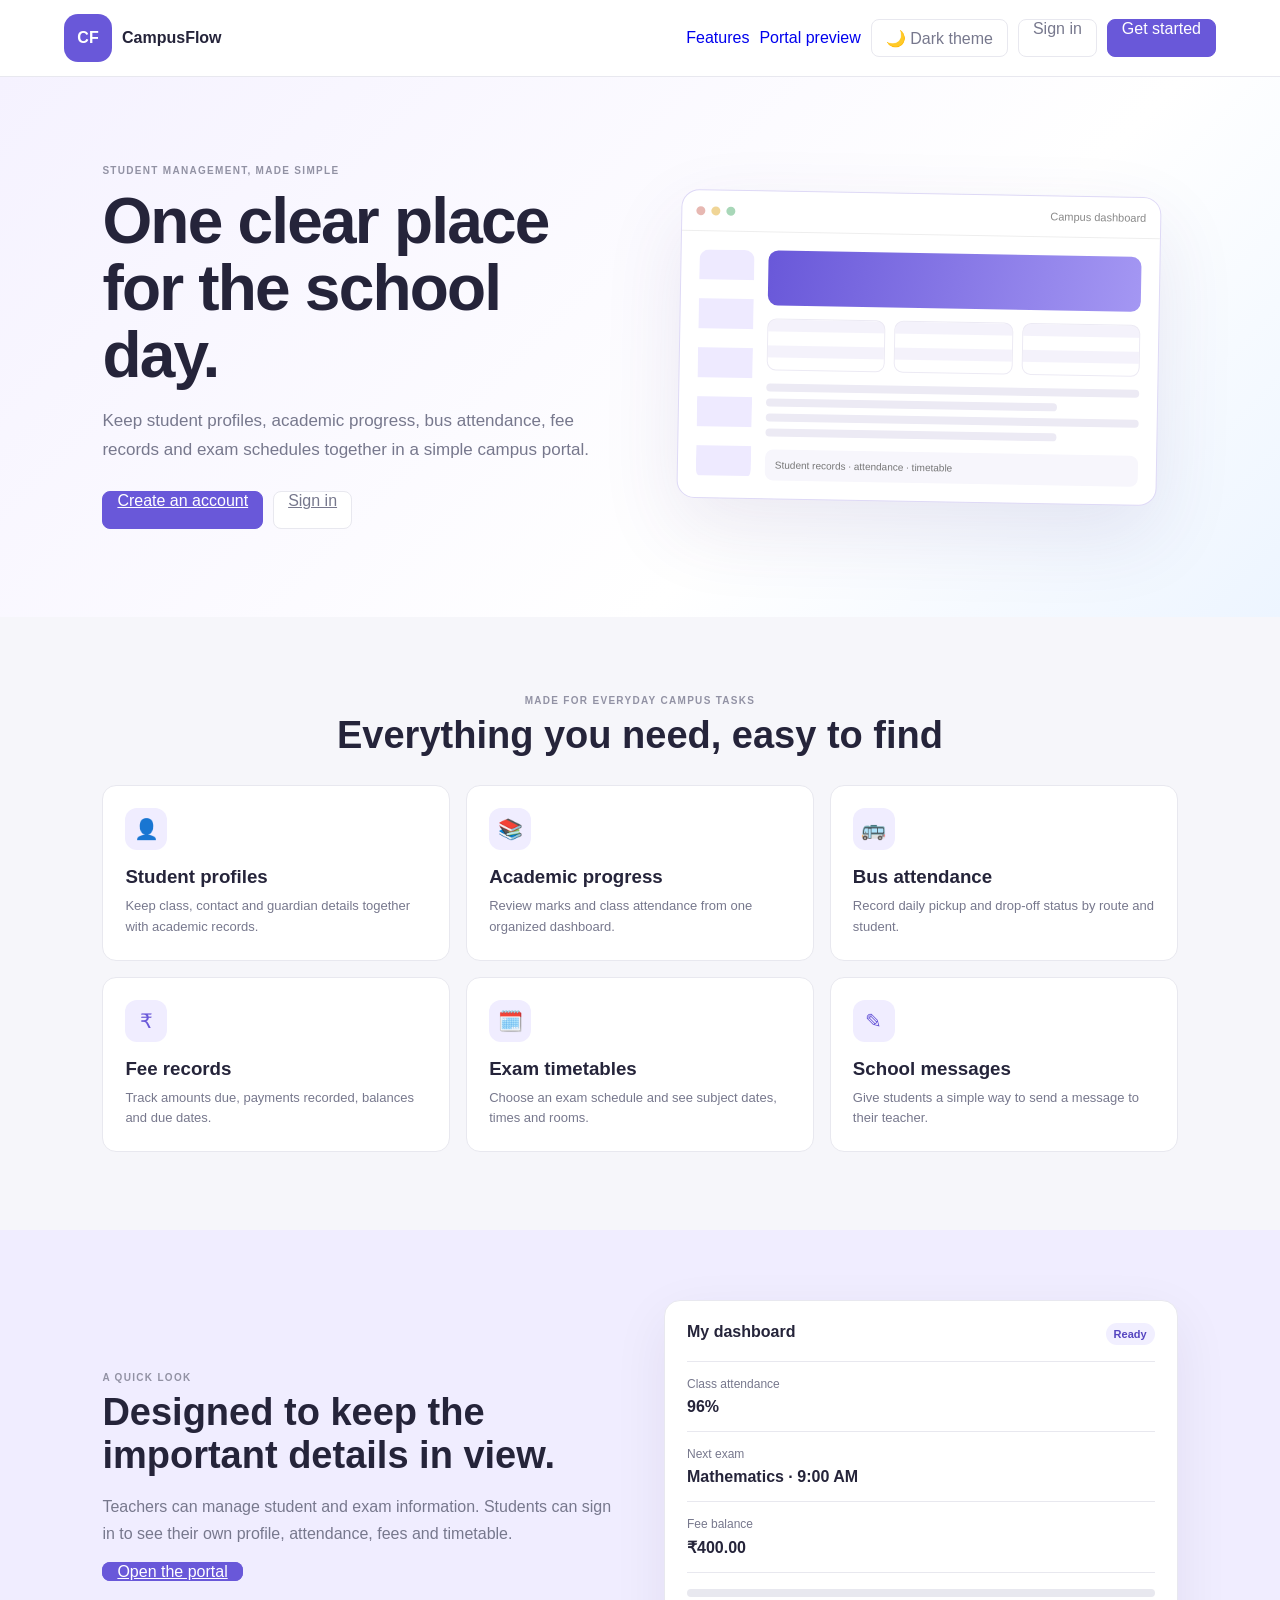
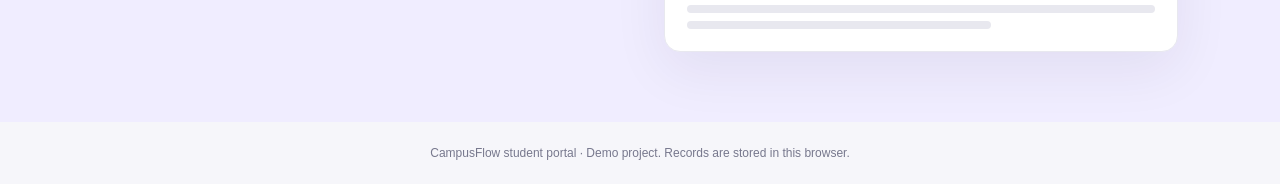
<file: index.html>
<!doctype html>
<html lang="en">
<head>
  <meta charset="utf-8">
  <meta name="viewport" content="width=device-width, initial-scale=1">
  <meta name="theme-color" content="#f6f6fa">
  <title>CampusFlow | Student Management</title>
  <link rel="stylesheet" href="style.css">
  <script src="theme.js" defer></script>
</head>
<body>
  <header class="site-header">
    <a class="brand" href="index.html"><span class="logo">CF</span> CampusFlow</a>
    <button class="menu-toggle" type="button" aria-label="Open navigation" aria-expanded="false">☰</button>
    <nav class="site-nav" aria-label="Primary navigation">
      <a href="#features">Features</a>
      <a href="#preview">Portal preview</a>
      <button class="button secondary theme-toggle" type="button">🌙 Dark theme</button>
      <a class="button secondary" href="signin.html">Sign in</a>
      <a class="button primary" href="register.html">Get started</a>
    </nav>
  </header>

  <main>
    <section class="hero" id="top">
      <div class="hero-copy">
        <p class="eyebrow">STUDENT MANAGEMENT, MADE SIMPLE</p>
        <h1>One clear place for the school day.</h1>
        <p>Keep student profiles, academic progress, bus attendance, fee records and exam schedules together in a simple campus portal.</p>
        <div class="hero-actions">
          <a class="button primary" href="register.html">Create an account</a>
          <a class="button secondary" href="signin.html">Sign in</a>
        </div>
      </div>
      <div class="hero-art" aria-label="Portal overview illustration">
        <div class="demo-window">
          <div class="demo-window-bar"><i></i><i></i><i></i><span>Campus dashboard</span></div>
          <div class="demo-window-body">
            <div class="demo-side"></div>
            <div class="demo-main">
              <div class="demo-welcome"></div>
              <div class="demo-cards"><i></i><i></i><i></i></div>
              <div class="demo-table"><b></b><b></b><b></b><b></b></div>
              <div class="demo-note">Student records · attendance · timetable</div>
            </div>
          </div>
        </div>
      </div>
    </section>

    <section id="features" class="feature-section">
      <div class="section-title">
        <p class="eyebrow">MADE FOR EVERYDAY CAMPUS TASKS</p>
        <h2>Everything you need, easy to find</h2>
      </div>
      <div class="feature-grid">
        <article class="feature-card"><span>👤</span><h3>Student profiles</h3><p>Keep class, contact and guardian details together with academic records.</p></article>
        <article class="feature-card"><span>📚</span><h3>Academic progress</h3><p>Review marks and class attendance from one organized dashboard.</p></article>
        <article class="feature-card"><span>🚌</span><h3>Bus attendance</h3><p>Record daily pickup and drop-off status by route and student.</p></article>
        <article class="feature-card"><span>₹</span><h3>Fee records</h3><p>Track amounts due, payments recorded, balances and due dates.</p></article>
        <article class="feature-card"><span>🗓️</span><h3>Exam timetables</h3><p>Choose an exam schedule and see subject dates, times and rooms.</p></article>
        <article class="feature-card"><span>✎</span><h3>School messages</h3><p>Give students a simple way to send a message to their teacher.</p></article>
      </div>
    </section>

    <section class="preview-section" id="preview">
      <div>
        <p class="eyebrow">A QUICK LOOK</p>
        <h2>Designed to keep the important details in view.</h2>
        <p>Teachers can manage student and exam information. Students can sign in to see their own profile, attendance, fees and timetable.</p>
        <a class="button primary" href="signin.html">Open the portal</a>
      </div>
      <div class="preview-card">
        <div class="preview-top"><span>My dashboard</span><span class="status-pill">Ready</span></div>
        <div class="preview-stat"><span>Class attendance</span><strong>96%</strong></div>
        <div class="preview-stat"><span>Next exam</span><strong>Mathematics · 9:00 AM</strong></div>
        <div class="preview-stat"><span>Fee balance</span><strong>₹400.00</strong></div>
        <div class="preview-lines"><i></i><i></i><i></i></div>
      </div>
    </section>
  </main>

  <footer class="landing-footer">CampusFlow student portal · Demo project. Records are stored in this browser.</footer>
  <script>
    const menuButton = document.querySelector(".menu-toggle");
    menuButton.addEventListener("click", () => {
      const nav = document.querySelector(".site-nav");
      const open = nav.classList.toggle("open");
      menuButton.setAttribute("aria-expanded", String(open));
    });
  </script>
</body>
</html>
</file>
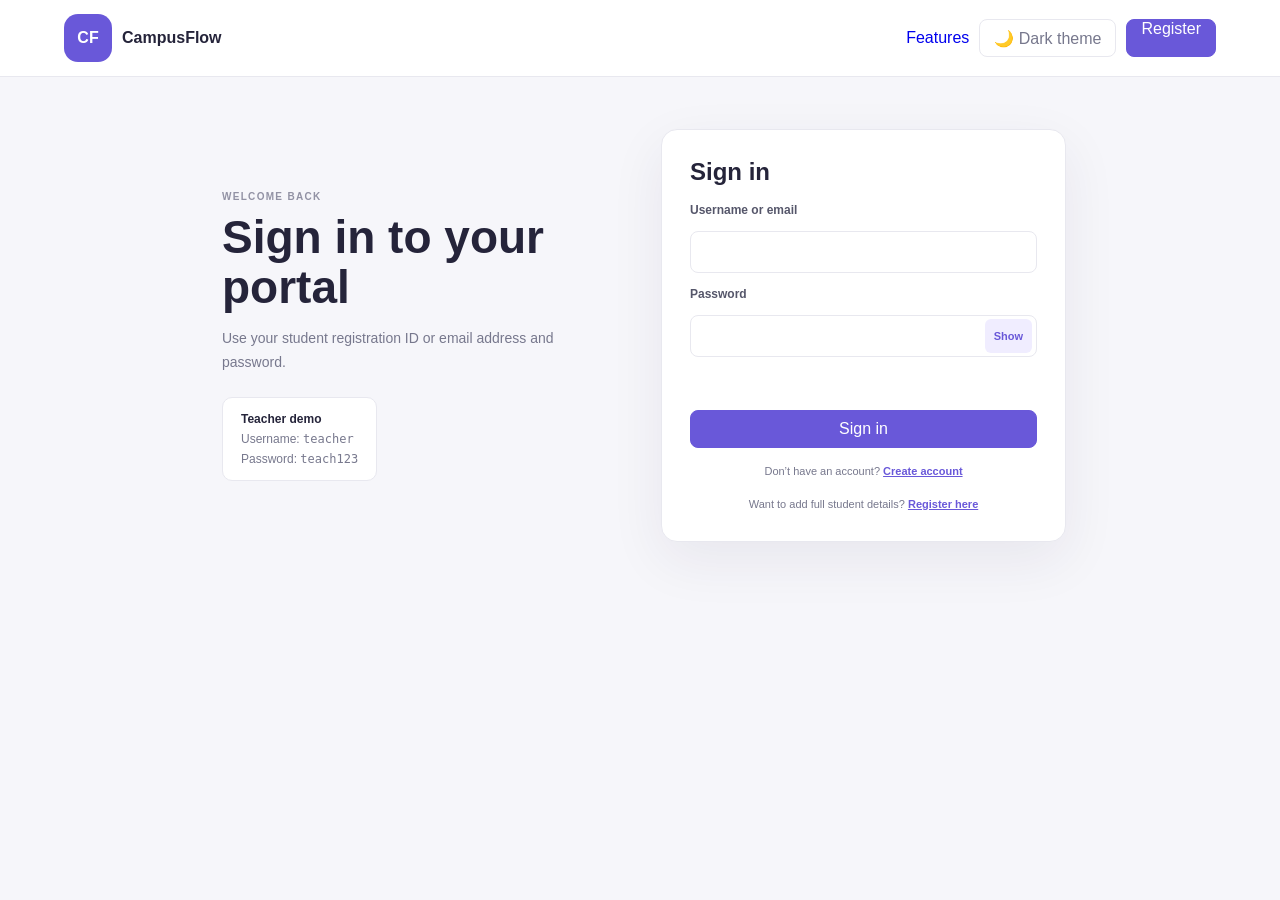
<file: home.html>
<!doctype html>
<html lang="en">
<head>
  <meta charset="utf-8"><meta name="viewport" content="width=device-width, initial-scale=1">
  <meta name="theme-color" content="#f5f6fb">
  <title>Student Management Portal</title>
  <link rel="stylesheet" href="style.css">
  <script src="theme.js" defer></script>
  <script src="app.js" defer></script>
</head>
<body>
  <main id="auth-screen" class="auth-screen" hidden>
    <form id="auth-form" class="auth-card">
      <div class="logo">SP</div><p class="eyebrow">STUDENT MANAGEMENT</p>
      <h1 id="auth-title">Welcome to your portal</h1>
      <p class="muted" id="auth-copy">Sign in to see your student workspace.</p>
      <div id="signup-fields" hidden>
        <label>Full name<input id="signup-name" autocomplete="name"></label>
        <label>Student ID<input id="signup-id" autocomplete="username" placeholder="e.g. stu1004"></label>
        <label>Course<input id="signup-course" placeholder="e.g. Computer Science"></label>
      </div>
      <label>Sign in as
        <select id="login-role"><option value="student">Student</option><option value="teacher">Teacher</option></select>
      </label>
      <label>Username<input id="login-username" required autocomplete="username" placeholder="Enter your username"></label>
      <label>Password<input id="login-password" type="password" required autocomplete="current-password" placeholder="Enter your password"></label>
      <p id="login-message" class="message" role="alert" aria-live="polite"></p>
      <button id="auth-submit" class="button primary full-width" type="submit">Sign in</button>
      <p class="auth-switch"><span id="switch-copy">Don’t have an account?</span> <button id="auth-toggle" class="text-button" type="button">Create account</button></p>
      <details class="demo-accounts"><summary>Demo sign-in details</summary><span>Teacher: <code>teacher</code> / <code>teach123</code></span><span>Student: <code>stu1001</code> / <code>student123</code></span></details>
    </form>
  </main>

  <div id="portal" class="portal" hidden>
    <aside class="sidebar">
      <a class="brand" href="#dashboard"><span class="logo small-logo">SP</span> Student Portal</a>
      <p class="eyebrow nav-caption">WORKSPACE</p>
      <a class="nav-link active" href="#dashboard">▦ &nbsp; Dashboard</a>
      <a class="nav-link" href="#profile-details">♙ &nbsp; My profile</a>
      <a class="nav-link" href="#students">▤ &nbsp; Students &amp; academics</a>
      <a class="nav-link" href="#fees">₹ &nbsp; Fees</a>
      <a class="nav-link" href="#timetable">▦ &nbsp; Exam timetable</a>
      <a class="nav-link" href="#bus">🚌 &nbsp; Bus attendance</a>
      <a class="nav-link" href="#reviews">✎ &nbsp; Reviews</a>
      <div class="sidebar-note"><strong>Your campus, organized.</strong><p>Student details, learning progress and daily attendance in one place.</p></div>
    </aside>

    <main class="main-content" id="dashboard">
      <header class="topbar">
        <div class="top-title">
          <button id="dashboard-menu" class="menu-toggle" type="button" aria-label="Toggle dashboard navigation" aria-expanded="false">☰</button>
          <div><p class="eyebrow">OVERVIEW</p><h1 id="welcome-title">Dashboard</h1></div>
        </div>
        <div class="top-actions">
          <button class="button secondary theme-toggle" type="button">🌙 Dark theme</button>
          <button id="logout-button" class="button secondary" type="button">Sign out</button>
        </div>
      </header>

      <section class="welcome-card">
        <div class="profile">
          <img id="profile-image" alt="Profile picture" hidden>
          <span id="profile-initials" class="profile-initials">SP</span>
          <label class="photo-button">Change photo<input id="photo-input" type="file" accept="image/*" hidden></label>
        </div>
        <div><p class="eyebrow light" id="role-label">PORTAL</p><h2 id="welcome-name">Welcome</h2><p id="welcome-text"></p></div>
      </section>

      <section class="stats-grid" aria-label="Portal summary">
        <article class="stat-card"><span id="stat-one-label">Students</span><strong id="stat-one">0</strong></article>
        <article class="stat-card"><span id="stat-two-label">Attendance</span><strong id="stat-two">0%</strong></article>
        <article class="stat-card"><span id="stat-three-label">Reviews</span><strong id="stat-three">0</strong></article>
      </section>

      <section id="profile-details" class="panel">
        <div class="section-heading"><div><p class="eyebrow">PERSONAL INFORMATION</p><h2>Student profile</h2></div></div>
        <div id="profile-details-content" class="profile-details-grid"></div>
      </section>

      <section id="students" class="panel">
        <div class="section-heading"><div><p class="eyebrow">ACADEMIC RECORDS</p><h2 id="records-title">Students and academics</h2></div><p id="permission-note" class="muted"></p></div>
        <div id="teacher-records" hidden>
          <div class="toolbar">
            <input id="student-search" type="search" placeholder="Search name, ID or course" aria-label="Search students">
            <button id="add-student" class="button primary" type="button">＋ Add student</button>
          </div>
          <div class="table-wrap">
            <table><thead><tr><th>STUDENT</th><th>MATH</th><th>ENGLISH</th><th>SCIENCE</th><th>CLASS ATTENDANCE</th><th>BUS TODAY</th><th>ACTIONS</th></tr></thead>
              <tbody id="student-rows"></tbody>
            </table>
          </div>
        </div>
        <div id="student-record" hidden></div>
      </section>

      <section id="bus" class="panel">
        <div class="section-heading"><div><p class="eyebrow">TRANSPORT</p><h2>Bus attendance</h2></div><p class="muted">Daily pickup and drop-off records</p></div>
        <div id="teacher-bus" hidden>
          <div class="toolbar"><label class="date-field">Attendance date<input id="bus-date" type="date"></label><span id="bus-summary" class="muted"></span></div>
          <div class="table-wrap">
            <table><thead><tr><th>STUDENT</th><th>ROUTE</th><th>PICKUP</th><th>DROP-OFF</th><th>NOTE</th><th>ACTION</th></tr></thead><tbody id="bus-rows"></tbody></table>
          </div>
        </div>
        <div id="student-bus"></div>
      </section>

      <section id="fees" class="panel">
        <div class="section-heading"><div><p class="eyebrow">ACCOUNT SUMMARY</p><h2>Fee payment details</h2></div><p class="muted" id="fee-summary"></p></div>
        <div id="teacher-fees" hidden>
          <div class="toolbar"><button id="add-fee" class="button primary" type="button">＋ Add fee record</button></div>
          <div class="table-wrap">
            <table><thead><tr><th>STUDENT</th><th>FEE / TERM</th><th>AMOUNT DUE</th><th>PAID</th><th>BALANCE</th><th>DUE DATE</th><th>STATUS</th><th>ACTIONS</th></tr></thead><tbody id="fee-rows"></tbody></table>
          </div>
        </div>
        <div id="student-fees"></div>
      </section>

      <section id="timetable" class="panel">
        <div class="section-heading">
          <div><p class="eyebrow">EXAM SCHEDULE</p><h2>Timetable</h2></div>
          <div class="timetable-controls">
            <label>Choose exam<select id="exam-select" aria-label="Choose exam timetable"></select></label>
            <button id="add-exam" class="button primary" type="button" hidden>＋ Add exam</button>
            <button id="edit-exam" class="button secondary" type="button" hidden>Edit exam</button>
            <button id="add-exam-slot" class="button secondary" type="button" hidden>＋ Add subject</button>
          </div>
        </div>
        <div id="exam-description" class="muted"></div>
        <div class="table-wrap">
          <table><thead><tr><th>DATE</th><th>DAY</th><th>SUBJECT</th><th>TIME</th><th>ROOM</th><th id="exam-action-heading" hidden>ACTIONS</th></tr></thead><tbody id="exam-rows"></tbody></table>
        </div>
      </section>

      <section id="reviews" class="panel">
        <div class="section-heading"><div><p class="eyebrow">FEEDBACK</p><h2>Reviews and messages</h2></div></div>
        <form id="review-form" class="review-form" hidden>
          <label for="review-text">Send a message to your teacher</label>
          <textarea id="review-text" rows="3" maxlength="500" required placeholder="Write your message…"></textarea>
          <button class="button primary" type="submit">Submit message</button>
        </form>
        <div id="review-list" class="review-list"></div>
      </section>
      <footer class="site-note">This demo stores information in this browser only. Use fictional data; it is not a secure school records system.</footer>
    </main>
  </div>

  <dialog id="student-dialog" class="edit-dialog">
    <form id="student-form">
      <div class="section-heading"><div><p class="eyebrow">STUDENT PROFILE</p><h2 id="student-dialog-title">Add student</h2></div><button class="icon-button" type="button" data-close="student-dialog" aria-label="Close">×</button></div>
      <input id="edit-original-id" type="hidden">
      <div class="form-grid">
        <label>Full name<input id="edit-name" required></label><label>Student ID<input id="edit-id" required></label>
        <label>Course / class<input id="edit-course" required></label><label>Grade<input id="edit-grade"></label>
        <label>Parent / guardian<input id="edit-guardian"></label><label>Contact number<input id="edit-phone"></label>
        <label>Email<input id="edit-email" type="email"></label><label>Bus route<input id="edit-route" placeholder="Route A"></label>
        <label>Math mark<input id="edit-math" type="number" min="0" max="100" required></label>
        <label>English mark<input id="edit-english" type="number" min="0" max="100" required></label>
        <label>Science mark<input id="edit-science" type="number" min="0" max="100" required></label>
        <label>Class attendance (%)<input id="edit-attendance" type="number" min="0" max="100" required></label>
      </div>
      <p id="student-form-message" class="message" aria-live="polite"></p>
      <div class="dialog-actions"><button class="button secondary" type="button" data-close="student-dialog">Cancel</button><button class="button primary" type="submit">Save student</button></div>
    </form>
  </dialog>

  <dialog id="fee-dialog" class="edit-dialog">
    <form id="fee-form">
      <div class="section-heading"><div><p class="eyebrow">FEE RECORD</p><h2 id="fee-dialog-title">Add fee record</h2></div><button class="icon-button" type="button" data-close="fee-dialog" aria-label="Close">×</button></div>
      <input id="fee-original-id" type="hidden">
      <div class="form-grid">
        <label>Student<select id="fee-student" required></select></label><label>Fee / term<input id="fee-term" required placeholder="Term 1 tuition"></label>
        <label>Amount due<input id="fee-due" type="number" min="0" step="0.01" required></label><label>Amount paid<input id="fee-paid" type="number" min="0" step="0.01" required></label>
        <label>Due date<input id="fee-date" type="date" required></label>
      </div>
      <p id="fee-form-message" class="message" aria-live="polite"></p>
      <div class="dialog-actions"><button class="button secondary" type="button" data-close="fee-dialog">Cancel</button><button class="button primary" type="submit">Save fee</button></div>
    </form>
  </dialog>

  <dialog id="exam-dialog" class="edit-dialog">
    <form id="exam-form">
      <div class="section-heading"><div><p class="eyebrow">EXAM TIMETABLE</p><h2 id="exam-dialog-title">Add exam</h2></div><button class="icon-button" type="button" data-close="exam-dialog" aria-label="Close">×</button></div>
      <input id="exam-original" type="hidden">
      <label>Exam name<input id="exam-name" required placeholder="Mid-term examination"></label>
      <label>Description<input id="exam-desc" placeholder="Term 1 assessment"></label>
      <p id="exam-form-message" class="message" aria-live="polite"></p>
      <div class="dialog-actions"><button class="button secondary" type="button" data-close="exam-dialog">Cancel</button><button class="button primary" type="submit">Save exam</button></div>
    </form>
  </dialog>

  <dialog id="slot-dialog" class="edit-dialog">
    <form id="slot-form">
      <div class="section-heading"><div><p class="eyebrow">EXAM SCHEDULE</p><h2 id="slot-dialog-title">Add subject</h2></div><button class="icon-button" type="button" data-close="slot-dialog" aria-label="Close">×</button></div>
      <input id="slot-original" type="hidden">
      <div class="form-grid">
        <label>Date<input id="slot-date" type="date" required></label><label>Subject<input id="slot-subject" required></label>
        <label>Start time<input id="slot-start" type="time" required></label><label>End time<input id="slot-end" type="time" required></label>
        <label>Room<input id="slot-room" required></label>
      </div>
      <p id="slot-form-message" class="message" aria-live="polite"></p>
      <div class="dialog-actions"><button class="button secondary" type="button" data-close="slot-dialog">Cancel</button><button class="button primary" type="submit">Save timetable item</button></div>
    </form>
  </dialog>
</body>
</html>
</file>
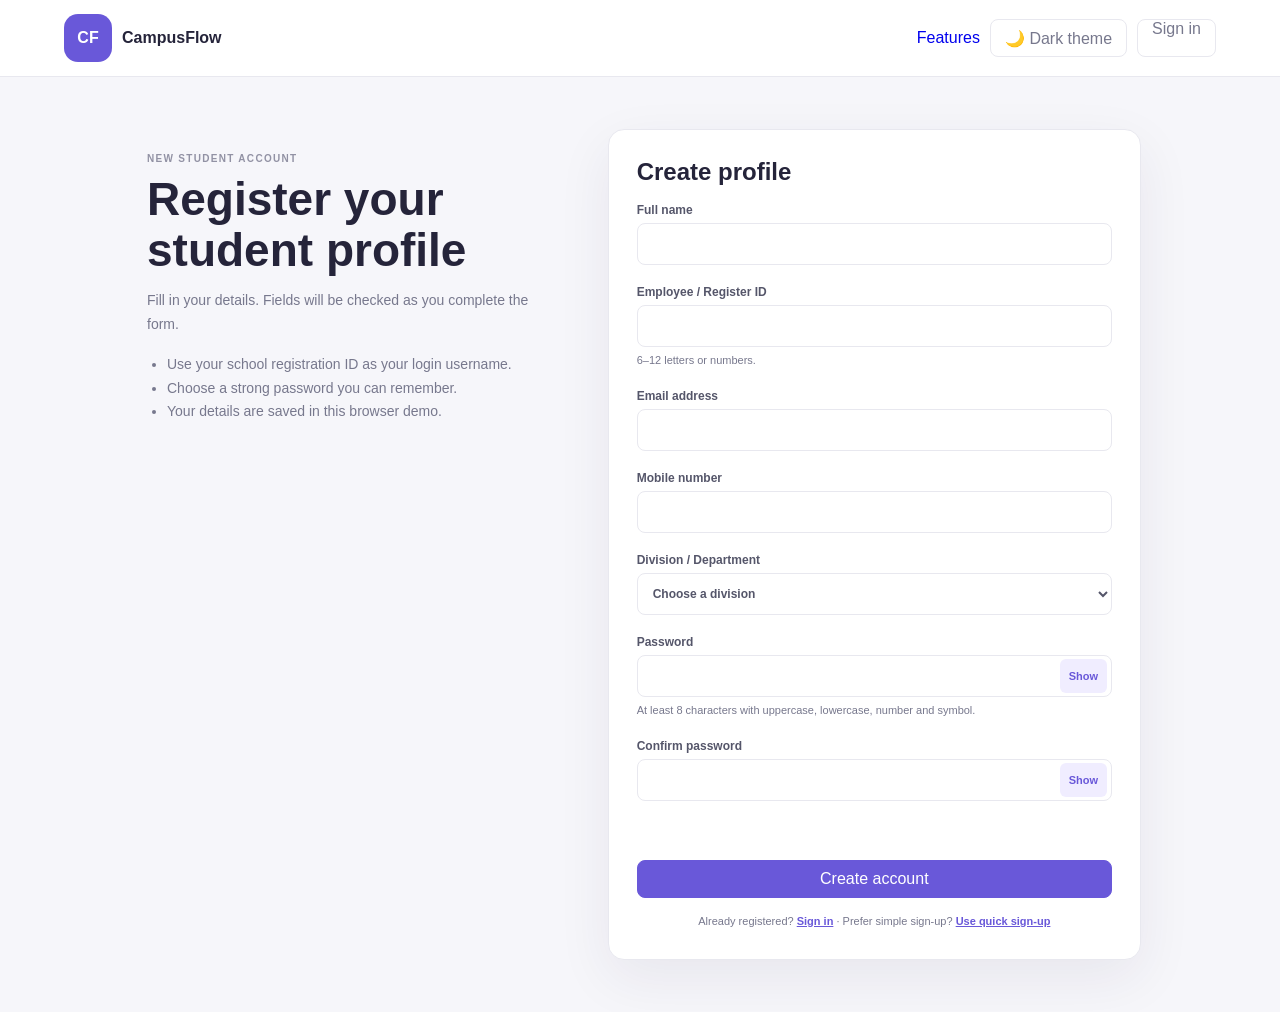
<file: register.html>
<!doctype html>
<html lang="en">
<head>
  <meta charset="utf-8"><meta name="viewport" content="width=device-width, initial-scale=1">
  <title>Register | CampusFlow</title>
  <link rel="stylesheet" href="style.css">
  <script src="theme.js" defer></script>
  <script src="auth.js" defer></script>
</head>
<body class="auth-page">
  <header class="site-header">
    <a class="brand" href="index.html"><span class="logo">CF</span> CampusFlow</a>
    <button class="menu-toggle" type="button" aria-label="Open navigation" aria-expanded="false">☰</button>
    <nav class="site-nav">
      <a href="index.html#features">Features</a>
      <button class="button secondary theme-toggle" type="button">🌙 Dark theme</button>
      <a class="button secondary" href="signin.html">Sign in</a>
    </nav>
  </header>

  <main class="auth-layout">
    <section class="auth-intro">
      <p class="eyebrow">NEW STUDENT ACCOUNT</p>
      <h1>Register your student profile</h1>
      <p>Fill in your details. Fields will be checked as you complete the form.</p>
      <ul>
        <li>Use your school registration ID as your login username.</li>
        <li>Choose a strong password you can remember.</li>
        <li>Your details are saved in this browser demo.</li>
      </ul>
    </section>

    <form id="register-form" class="form-card" novalidate>
      <h2>Create profile</h2>
      <label>Full name
        <input id="reg-name" autocomplete="name" required>
        <span class="field-error" id="reg-name-error"></span>
      </label>
      <label>Employee / Register ID
        <input id="reg-id" autocomplete="username" required>
        <span class="field-help">6–12 letters or numbers.</span>
        <span class="field-error" id="reg-id-error"></span>
      </label>
      <label>Email address
        <input id="reg-email" type="email" autocomplete="email" required>
        <span class="field-error" id="reg-email-error"></span>
      </label>
      <label>Mobile number
        <input id="reg-mobile" type="tel" autocomplete="tel" required>
        <span class="field-error" id="reg-mobile-error"></span>
      </label>
      <label>Division / Department
        <select id="reg-division" required>
          <option value="">Choose a division</option>
          <option>Computer Science</option>
          <option>Business Studies</option>
          <option>Graphic Design</option>
          <option>Science</option>
          <option>Arts and Humanities</option>
          <option>Other</option>
        </select>
        <span class="field-error" id="reg-division-error"></span>
      </label>
      <label>Password
        <span class="password-wrap">
          <input id="reg-password" type="password" autocomplete="new-password" required>
          <button class="password-toggle" type="button" data-toggle-password="reg-password">Show</button>
        </span>
        <span class="field-help">At least 8 characters with uppercase, lowercase, number and symbol.</span>
        <span class="field-error" id="reg-password-error"></span>
      </label>
      <label>Confirm password
        <span class="password-wrap">
          <input id="reg-confirm" type="password" autocomplete="new-password" required>
          <button class="password-toggle" type="button" data-toggle-password="reg-confirm">Show</button>
        </span>
        <span class="field-error" id="reg-confirm-error"></span>
      </label>
      <p class="form-message" id="register-message" role="alert" aria-live="polite"></p>
      <button id="register-submit" class="button primary full-width" type="submit" disabled>Create account</button>
      <p class="form-foot">Already registered? <a href="signin.html">Sign in</a> · Prefer simple sign-up? <a href="signup.html">Use quick sign-up</a></p>
    </form>
  </main>

  <script>
    document.querySelector(".menu-toggle").addEventListener("click", () => {
      const nav = document.querySelector(".site-nav");
      const open = nav.classList.toggle("open");
      document.querySelector(".menu-toggle").setAttribute("aria-expanded", String(open));
    });
  </script>
</body>
</html>
</file>
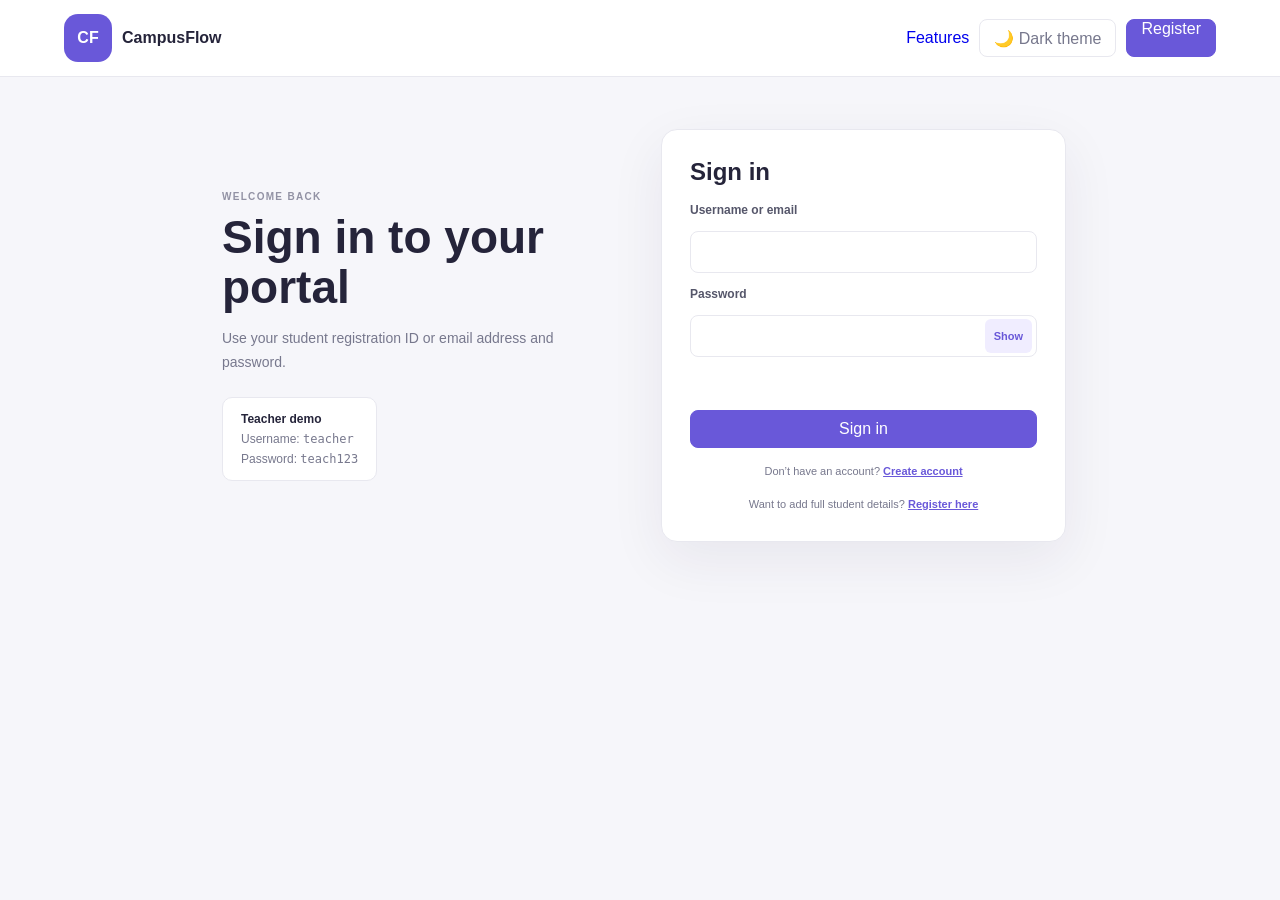
<file: signin.html>
<!doctype html>
<html lang="en">
<head>
  <meta charset="utf-8">
  <meta name="viewport" content="width=device-width, initial-scale=1">
  <title>Sign in | CampusFlow</title>

  <link rel="stylesheet" href="style.css">
  <script src="theme.js" defer></script>
  <script src="auth.js" defer></script>
</head>

<body class="auth-page">
  <header class="site-header">
    <a class="brand" href="index.html">
      <span class="logo">CF</span> CampusFlow
    </a>

    <button
      class="menu-toggle"
      type="button"
      aria-label="Open navigation"
      aria-expanded="false"
    >☰</button>

    <nav class="site-nav">
      <a href="index.html#features">Features</a>
      <button class="button secondary theme-toggle" type="button">
        🌙 Dark theme
      </button>
      <a class="button primary" href="register.html">Register</a>
    </nav>
  </header>

  <main class="auth-layout auth-layout-single">
    <section class="auth-intro">
      <p class="eyebrow">WELCOME BACK</p>
      <h1>Sign in to your portal</h1>
      <p>Use your student registration ID or email address and password.</p>

      <div class="demo-hint">
        <strong>Teacher demo</strong>
        <span>Username: <code>teacher</code></span>
        <span>Password: <code>teach123</code></span>
      </div>
    </section>

    <form id="signin-form" class="form-card" novalidate>
      <h2>Sign in</h2>

      <label for="signin-username">Username or email</label>
      <input
        id="signin-username"
        type="text"
        autocomplete="username"
        required
      >

      <label for="signin-password">Password</label>
      <span class="password-wrap">
        <input
          id="signin-password"
          type="password"
          autocomplete="current-password"
          required
        >
        <button
          class="password-toggle"
          type="button"
          data-toggle-password="signin-password"
        >Show</button>
      </span>

      <p
        id="signin-message"
        class="form-message"
        role="alert"
        aria-live="polite"
      ></p>

      <button class="button primary full-width" type="submit">
        Sign in
      </button>

      <p class="form-foot">
        Don’t have an account?
        <a href="signup.html">Create account</a>
      </p>
      <p class="form-foot">
        Want to add full student details?
        <a href="register.html">Register here</a>
      </p>
    </form>
  </main>

  <script>
    document.querySelector(".menu-toggle").addEventListener("click", () => {
      const nav = document.querySelector(".site-nav");
      const open = nav.classList.toggle("open");

      document
        .querySelector(".menu-toggle")
        .setAttribute("aria-expanded", String(open));
    });
  </script>
</body>
</html>
</file>
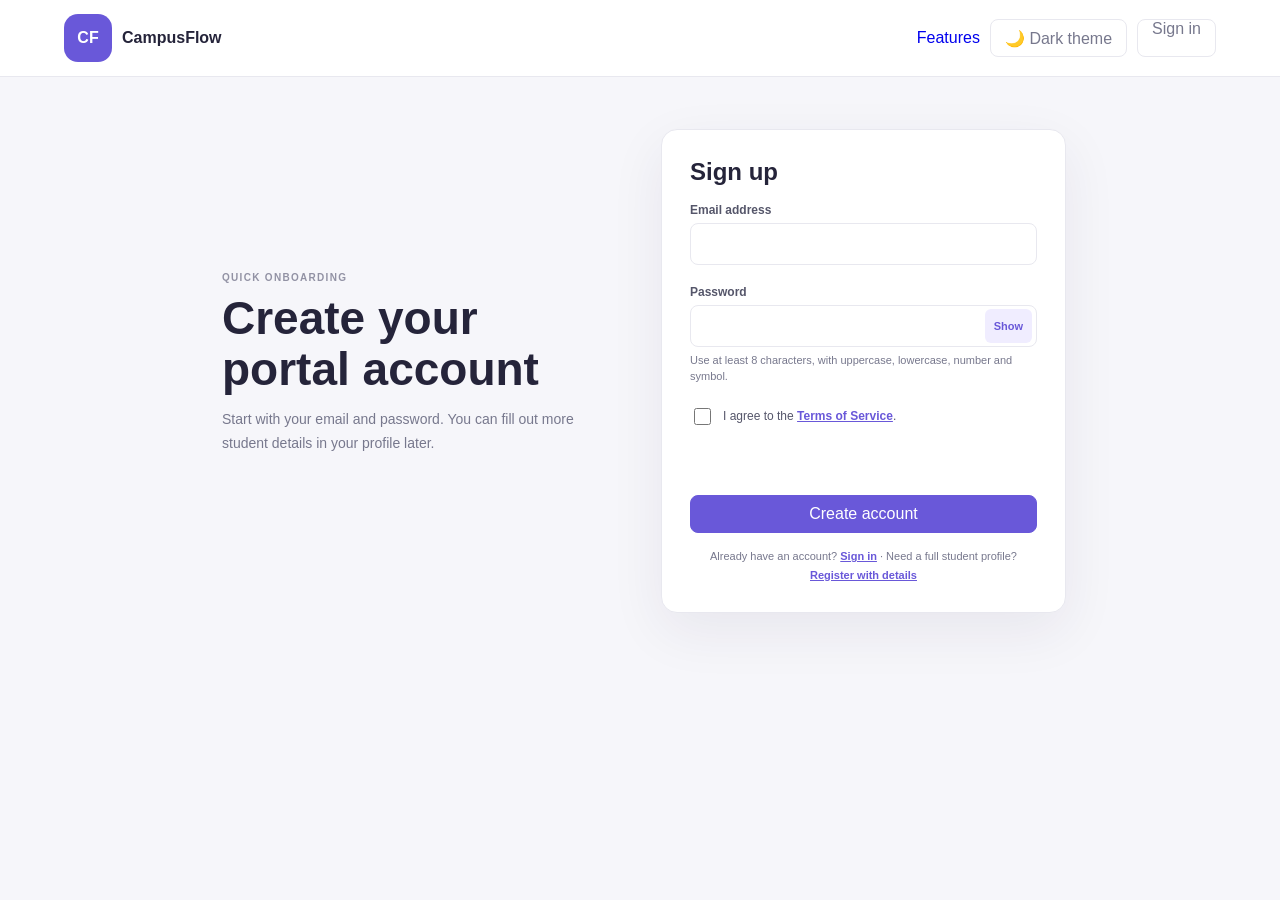
<file: signup.html>
<!doctype html>
<html lang="en">
<head>
  <meta charset="utf-8"><meta name="viewport" content="width=device-width, initial-scale=1">
  <title>Quick sign-up | CampusFlow</title>
  <link rel="stylesheet" href="style.css">
  <script src="theme.js" defer></script>
  <script src="auth.js" defer></script>
</head>
<body class="auth-page">
  <header class="site-header">
    <a class="brand" href="index.html"><span class="logo">CF</span> CampusFlow</a>
    <button class="menu-toggle" type="button" aria-label="Open navigation" aria-expanded="false">☰</button>
    <nav class="site-nav">
      <a href="index.html#features">Features</a>
      <button class="button secondary theme-toggle" type="button">🌙 Dark theme</button>
      <a class="button secondary" href="signin.html">Sign in</a>
    </nav>
  </header>

  <main class="auth-layout auth-layout-single">
    <section class="auth-intro">
      <p class="eyebrow">QUICK ONBOARDING</p>
      <h1>Create your portal account</h1>
      <p>Start with your email and password. You can fill out more student details in your profile later.</p>
    </section>
    <form id="signup-form" class="form-card" novalidate>
      <h2>Sign up</h2>
      <label>Email address
        <input id="signup-email" type="email" autocomplete="email" required>
        <span class="field-error" id="signup-email-error"></span>
      </label>
      <label>Password
        <span class="password-wrap">
          <input id="signup-password" type="password" autocomplete="new-password" required>
          <button class="password-toggle" type="button" data-toggle-password="signup-password">Show</button>
        </span>
        <span class="field-help">Use at least 8 characters, with uppercase, lowercase, number and symbol.</span>
        <span class="field-error" id="signup-password-error"></span>
      </label>
      <label class="checkbox-label">
        <input id="signup-terms" type="checkbox" required>
        <span>I agree to the <a href="#terms">Terms of Service</a>.</span>
      </label>
      <span class="field-error" id="signup-terms-error"></span>
      <p class="form-message" id="signup-message" role="alert" aria-live="polite"></p>
      <button id="signup-submit" class="button primary full-width" type="submit" disabled>Create account</button>
      <p class="form-foot">Already have an account? <a href="signin.html">Sign in</a> · Need a full student profile? <a href="register.html">Register with details</a></p>
    </form>
  </main>

  <script>
    document.querySelector(".menu-toggle").addEventListener("click", () => {
      const nav = document.querySelector(".site-nav");
      const open = nav.classList.toggle("open");
      document.querySelector(".menu-toggle").setAttribute("aria-expanded", String(open));
    });
  </script>
</body>
</html>
</file>
<file: style.css>
:root{font-family:Arial,sans-serif;color:#25243a;background:#f6f6fa;--panel:#fff;--line:#e8e8ef;--muted:#77788d;--purple:#6958d9;--soft-purple:#f0edff;--input:#fff}
*{box-sizing:border-box}
body{min-width:320px;margin:0;background:#f6f6fa;color:#25243a}
button,input,select,textarea{font:inherit}
[hidden]{display:none!important}
label{display:grid;gap:7px;color:#55566a;font-size:12px;font-weight:600}
input,select,textarea{width:100%;padding:10px 11px;border:1px solid var(--line);border-radius:8px;background:var(--input);color:inherit}
input:focus,select:focus,textarea:focus,button:focus-visible,a:focus-visible{outline:3px solid #9588ed70;outline-offset:2px}
.auth-screen{display:grid;min-height:100vh;place-items:center;padding:24px;background:linear-gradient(140deg,#f4f1ff,#f8f8fc)}
.auth-card{width:min(440px,100%);padding:30px;border:1px solid var(--line);border-radius:16px;background:var(--panel);box-shadow:0 18px 55px #28234c12}
.logo{display:grid;width:48px;height:48px;place-items:center;border-radius:14px;background:var(--purple);color:white;font-weight:700}
.eyebrow{margin:0 0 7px;color:#9292a4;font-size:10px;font-weight:700;letter-spacing:1.3px}
.auth-card>.eyebrow{margin-top:18px}
.auth-card h1{margin:0 0 8px;font-size:25px}
.muted{color:var(--muted);font-size:13px}
.auth-card>label,#signup-fields label{margin-top:14px}
.button{min-height:38px;padding:0 14px;border:1px solid var(--line);border-radius:8px;background:var(--panel);color:inherit;cursor:pointer}
.button:hover{filter:brightness(.97)}
.button.primary{border-color:var(--purple);background:var(--purple);color:#fff}
.button.secondary{color:var(--muted)}
.full-width{width:100%;margin-top:8px}
.message{min-height:16px;margin:8px 0;color:#b33c4a;font-size:12px}
.auth-switch{text-align:center;color:var(--muted);font-size:12px}
.text-button{padding:0;border:0;background:none;color:var(--purple);font-weight:700;cursor:pointer}
.demo-accounts{display:grid;gap:6px;margin-top:18px;padding:12px;border-radius:9px;background:#f7f6fc;color:#66677a;font-size:11px}
.demo-accounts summary{cursor:pointer;font-weight:700}
.portal{min-height:100vh}
.sidebar{position:fixed;inset:0 auto 0 0;display:flex;width:235px;flex-direction:column;padding:25px 17px;border-right:1px solid var(--line);background:var(--panel)}
.brand{display:flex;align-items:center;gap:10px;color:inherit;font-weight:700;text-decoration:none}
.small-logo{width:34px;height:34px;border-radius:10px;font-size:12px}
.nav-caption{margin:40px 10px 12px}
.nav-link{padding:12px;border-radius:8px;color:var(--muted);font-size:13px;text-decoration:none}
.nav-link:hover,.nav-link.active{background:var(--soft-purple);color:var(--purple)}
.sidebar-note{margin-top:auto;padding:14px;border:1px solid var(--line);border-radius:10px;font-size:12px}
.sidebar-note p{margin:7px 0 0;color:var(--muted);line-height:1.5}
.main-content{max-width:1600px;margin-left:235px;padding:28px clamp(18px,4vw,55px)}
.topbar,.top-actions,.section-heading{display:flex;align-items:center;justify-content:space-between;gap:12px}
.topbar{margin-bottom:22px}
.topbar h1,.panel h2{margin:0;font-size:22px}
.top-actions{justify-content:flex-end}
.welcome-card{display:flex;align-items:center;gap:20px;min-height:145px;padding:24px;border-radius:14px;background:linear-gradient(110deg,#6958d9,#8877e7);color:#fff}
.welcome-card h2{margin:0 0 6px}
.welcome-card p:last-child{margin:0;color:#e9e6ff;font-size:13px}
.eyebrow.light{color:#e1dcff}
.profile{position:relative;display:grid;width:75px;height:75px;flex:none;place-items:center;overflow:hidden;border:3px solid #ffffff75;border-radius:50%;background:#ffffff30}
.profile img{width:100%;height:100%;object-fit:cover}
.profile-initials{font-size:22px;font-weight:700}
.photo-button{position:absolute;right:-1px;bottom:0;left:-1px;padding:4px 0;background:#29234fcc;color:#fff;font-size:8px;text-align:center;cursor:pointer}
.stats-grid{display:grid;grid-template-columns:repeat(3,1fr);gap:14px;margin:18px 0}
.stat-card,.panel{border:1px solid var(--line);border-radius:12px;background:var(--panel)}
.stat-card{display:grid;gap:12px;padding:18px;color:var(--muted);font-size:12px}
.stat-card strong{overflow-wrap:anywhere;color:inherit;font-size:26px}
.panel{margin-top:18px;padding:20px}
.section-heading{margin-bottom:18px}
.section-heading .eyebrow{margin-bottom:6px}
.toolbar{display:flex;align-items:center;gap:10px;margin-bottom:14px}
.toolbar>input{max-width:360px}
.date-field{display:flex;align-items:center;gap:9px}
.date-field input{width:auto}
.table-wrap{overflow-x:auto}
table{width:100%;border-collapse:collapse;text-align:left;white-space:nowrap}
th,td{padding:12px 10px;border-bottom:1px solid var(--line);font-size:12px}
th{color:var(--muted);font-size:10px;letter-spacing:.6px}
.table-input{width:100px;padding:7px}
.status-pill{display:inline-block;padding:5px 8px;border-radius:99px;background:#f1efff;color:#5545c0;font-size:11px}
.status-pill.out{background:#fff0ed;color:#af4e38}
.inline-actions{display:flex;gap:6px}
.review-form{display:grid;gap:10px;margin-bottom:20px;color:var(--muted);font-size:12px}
.review-form textarea{resize:vertical}
.review-list{display:grid;gap:10px}
.review-item{padding:13px;border-radius:9px;background:color-mix(in srgb,var(--panel),var(--purple) 5%);font-size:12px}
.review-item strong{display:block;margin-bottom:5px}
.review-item p{margin:0;color:var(--muted);white-space:pre-wrap}
.edit-dialog{width:min(620px,calc(100% - 28px));max-height:90vh;padding:24px;border:1px solid var(--line);border-radius:15px;background:var(--panel);color:inherit}
.edit-dialog::backdrop{background:#17152688}
.edit-dialog form{display:grid;gap:12px}
.icon-button{width:34px;height:34px;border:1px solid var(--line);border-radius:8px;background:var(--panel);color:inherit;font-size:22px;cursor:pointer}
.form-grid{display:grid;grid-template-columns:1fr 1fr;gap:12px}
.dialog-actions{display:flex;justify-content:flex-end;gap:8px}
.site-note{padding:22px 4px;color:var(--muted);font-size:11px}
.profile-details-grid{display:grid;grid-template-columns:repeat(4,minmax(0,1fr));gap:12px}
.profile-detail{display:grid;gap:7px;padding:13px;border:1px solid var(--line);border-radius:9px}
.profile-detail span{color:var(--muted);font-size:11px}
.profile-detail strong{font-size:13px;overflow-wrap:anywhere}
.timetable-controls{display:flex;align-items:end;gap:8px;flex-wrap:wrap}
.timetable-controls label{min-width:190px}
.student-bus-card{display:flex;align-items:center;gap:12px;flex-wrap:wrap}
.student-bus-card p{margin:0}
.student-bus-card .muted{margin-left:auto}
#exam-description{margin:-5px 0 12px}

.site-header{position:sticky;top:0;z-index:10;display:flex;align-items:center;justify-content:space-between;gap:20px;padding:14px clamp(18px,5vw,72px);border-bottom:1px solid var(--line);background:var(--panel)}
.site-header .brand{font-size:16px}
.site-nav{display:flex;align-items:center;gap:10px}
.site-nav>a{text-decoration:none}
.menu-toggle{display:none;min-width:40px;min-height:38px;border:1px solid var(--line);border-radius:8px;background:var(--panel);color:inherit;font-size:20px;cursor:pointer}
.hero{display:grid;grid-template-columns:1fr 1fr;align-items:center;gap:40px;min-height:540px;padding:70px clamp(22px,8vw,120px);background:linear-gradient(135deg,#f5f2ff,#fff 65%,#edf5ff)}
.hero-copy h1{max-width:620px;margin:12px 0 18px;font-size:clamp(38px,5vw,64px);line-height:1.05;letter-spacing:-1.8px}
.hero-copy>p:not(.eyebrow){max-width:560px;color:var(--muted);font-size:17px;line-height:1.7}
.hero-actions{display:flex;gap:10px;margin-top:26px}
.hero-art{display:grid;min-height:340px;place-items:center}
.demo-window{width:min(100%,480px);overflow:hidden;border:1px solid #ded9f6;border-radius:18px;background:#fff;box-shadow:0 30px 80px #473a851c;transform:rotate(1deg)}
.demo-window-bar{display:flex;align-items:center;gap:6px;padding:14px;border-bottom:1px solid #eee}
.demo-window-bar i{width:9px;height:9px;border-radius:50%;background:#e7b8b2}
.demo-window-bar i:nth-child(2){background:#f0d596}
.demo-window-bar i:nth-child(3){background:#a8d7b8}
.demo-window-bar span{margin-left:auto;color:#888;font-size:11px}
.demo-window-body{display:flex;min-height:250px;padding:18px;gap:14px}
.demo-side{width:55px;border-radius:10px;background:linear-gradient(#eeeaff 30px,transparent 30px);background-size:100% 49px}
.demo-main{display:grid;flex:1;gap:13px;align-content:start}
.demo-welcome{height:55px;border-radius:10px;background:linear-gradient(100deg,#6958d9,#a497f3)}
.demo-cards{display:grid;grid-template-columns:repeat(3,1fr);gap:9px}
.demo-cards i{height:52px;border:1px solid #eceaf4;border-radius:9px;background:linear-gradient(#f4f2fb 12px,transparent 12px);background-size:100% 26px}
.demo-table{display:grid;gap:7px}
.demo-table b{height:8px;border-radius:8px;background:#eceaf4}
.demo-table b:nth-child(2n){width:78%}
.demo-note{padding:10px;border-radius:8px;background:#f7f6fc;color:#777;font-size:10px}
.feature-section{padding:78px clamp(22px,8vw,120px)}
.section-title{text-align:center;margin-bottom:28px}
.section-title h2,.preview-section h2{margin:8px 0 0;font-size:clamp(26px,3vw,38px)}
.feature-grid{display:grid;grid-template-columns:repeat(3,1fr);gap:16px}
.feature-card{padding:22px;border:1px solid var(--line);border-radius:14px;background:var(--panel)}
.feature-card>span{display:grid;width:42px;height:42px;place-items:center;border-radius:12px;background:var(--soft-purple);color:var(--purple);font-size:20px}
.feature-card h3{margin:16px 0 8px}
.feature-card p{margin:0;color:var(--muted);font-size:13px;line-height:1.6}
.preview-section{display:grid;grid-template-columns:1fr 1fr;align-items:center;gap:48px;padding:70px clamp(22px,8vw,120px);background:var(--soft-purple)}
.preview-section>div:first-child>p:not(.eyebrow){max-width:540px;color:var(--muted);line-height:1.7}
.preview-card{padding:22px;border:1px solid var(--line);border-radius:16px;background:var(--panel);box-shadow:0 18px 55px #28234c12}
.preview-top{display:flex;justify-content:space-between;padding-bottom:16px;border-bottom:1px solid var(--line);font-weight:700}
.preview-stat{display:grid;gap:7px;padding:15px 0;border-bottom:1px solid var(--line)}
.preview-stat span{color:var(--muted);font-size:12px}
.preview-lines{display:grid;gap:8px;padding-top:16px}
.preview-lines i{height:8px;border-radius:9px;background:var(--line)}
.preview-lines i:last-child{width:65%}
.landing-footer{padding:24px;text-align:center;color:var(--muted);font-size:12px}
.auth-page{min-height:100vh}
.auth-layout{display:grid;grid-template-columns:minmax(250px,.8fr) minmax(360px,1fr);align-items:start;gap:42px;max-width:1050px;margin:52px auto;padding:0 24px}
.auth-layout-single{max-width:900px;grid-template-columns:1fr 1fr;align-items:center}
.auth-intro{padding:24px 8px}
.auth-intro h1{margin:10px 0 14px;font-size:clamp(30px,4vw,46px);line-height:1.1}
.auth-intro>p:not(.eyebrow),.auth-intro li{color:var(--muted);font-size:14px;line-height:1.7}
.auth-intro ul{padding-left:20px}
.form-card{display:grid;gap:14px;padding:28px;border:1px solid var(--line);border-radius:16px;background:var(--panel);box-shadow:0 18px 55px #28234c12}
.form-card h2{margin:0 0 3px}
.form-card label{gap:6px}
.form-card input,.form-card select{min-height:42px}
.form-card input[type=checkbox]{width:17px;min-height:17px;accent-color:var(--purple)}
.field-help{color:var(--muted);font-size:11px;font-weight:400;line-height:1.45}
.field-error{min-height:0;color:#bb3949;font-size:11px;font-weight:400}
.invalid{border-color:#c84150!important;background:#fff7f7!important;box-shadow:0 0 0 2px #c8415020}
.password-wrap{position:relative;display:flex}
.password-wrap input{padding-right:65px}
.password-toggle{position:absolute;top:4px;right:5px;height:34px;padding:0 9px;border:0;border-radius:6px;background:var(--soft-purple);color:var(--purple);font-size:11px;font-weight:700;cursor:pointer}
.checkbox-label{display:flex;align-items:center;gap:9px!important;font-weight:400!important}
.checkbox-label a,.form-foot a{color:var(--purple);font-weight:700}
.form-message{min-height:17px;margin:0;color:#b33c4a;font-size:12px}
.form-foot{margin:0;color:var(--muted);font-size:11px;line-height:1.7;text-align:center}
.demo-hint{display:grid;gap:6px;width:max-content;margin-top:22px;padding:14px 18px;border:1px solid var(--line);border-radius:10px;background:var(--panel);font-size:12px}
.demo-hint span{color:var(--muted)}
.top-title{display:flex;align-items:center;gap:12px}
.top-title .menu-toggle{display:none}
.dark .hero{background:linear-gradient(135deg,#222238,#202034 65%,#1f2a3b)}
.dark .demo-window{background:#fff}
.dark .preview-section{background:#24233b}
.dark .invalid{background:#42272d!important}

@media(min-width:769px){
  .main-content{display:grid;grid-template-columns:repeat(2,minmax(0,1fr));align-content:start;gap:0 18px}
  .main-content>.topbar,.main-content>.welcome-card,.main-content>.stats-grid,.main-content>.site-note{grid-column:1/-1}
  .main-content>.panel{align-self:start}
}
@media(max-width:768px){
  .site-header{padding:12px 16px}
  .menu-toggle,.top-title .menu-toggle{display:inline-grid;place-items:center}
  .site-nav{position:absolute;top:100%;right:0;left:0;display:none;align-items:stretch;flex-direction:column;padding:14px 16px;border-bottom:1px solid var(--line);background:var(--panel)}
  .site-nav.open{display:flex}
  .site-nav>a,.site-nav>button{width:100%;text-align:center}
  .hero{grid-template-columns:1fr;gap:12px;min-height:auto;padding:58px 24px}
  .hero-art{min-height:260px}
  .feature-section{padding:55px 22px}
  .feature-grid{grid-template-columns:1fr 1fr}
  .preview-section{grid-template-columns:1fr;gap:28px;padding:55px 24px}
  .auth-layout,.auth-layout-single{grid-template-columns:1fr;gap:14px;margin:24px auto}
  .auth-intro{padding:12px 4px}
  .auth-intro h1{font-size:34px}
  .sidebar{display:none}
  .sidebar.nav-open{position:static;display:flex;width:auto;flex-flow:row wrap;gap:4px;border:1px solid var(--line);border-radius:12px;margin-bottom:12px}
  .sidebar.nav-open .nav-caption,.sidebar.nav-open .sidebar-note{display:none}
  .sidebar.nav-open .brand{width:100%;margin-bottom:6px}
  .sidebar.nav-open .nav-link{padding:9px;font-size:12px}
  .main-content{margin:0;padding:18px 14px}
  .stats-grid{grid-template-columns:1fr;gap:9px}
  .topbar{align-items:flex-start}
  .top-actions{flex-wrap:wrap}
  .main-content{display:flex;flex-direction:column}
  .main-content>.panel{width:100%}
}
@media(max-width:520px){
  .feature-grid{grid-template-columns:1fr}
  .hero-copy h1{font-size:42px}
  .hero-actions{flex-wrap:wrap}
  .auth-layout{padding:0 14px}
  .form-card{padding:21px}
  .form-grid{grid-template-columns:1fr}
  .profile-details-grid{grid-template-columns:1fr}
  .timetable-controls{align-items:stretch;width:100%}
  .timetable-controls label{width:100%}
}
.top-title .menu-toggle{display:none}
@media(max-width:768px){.top-title .menu-toggle{display:inline-grid}}
</file>
